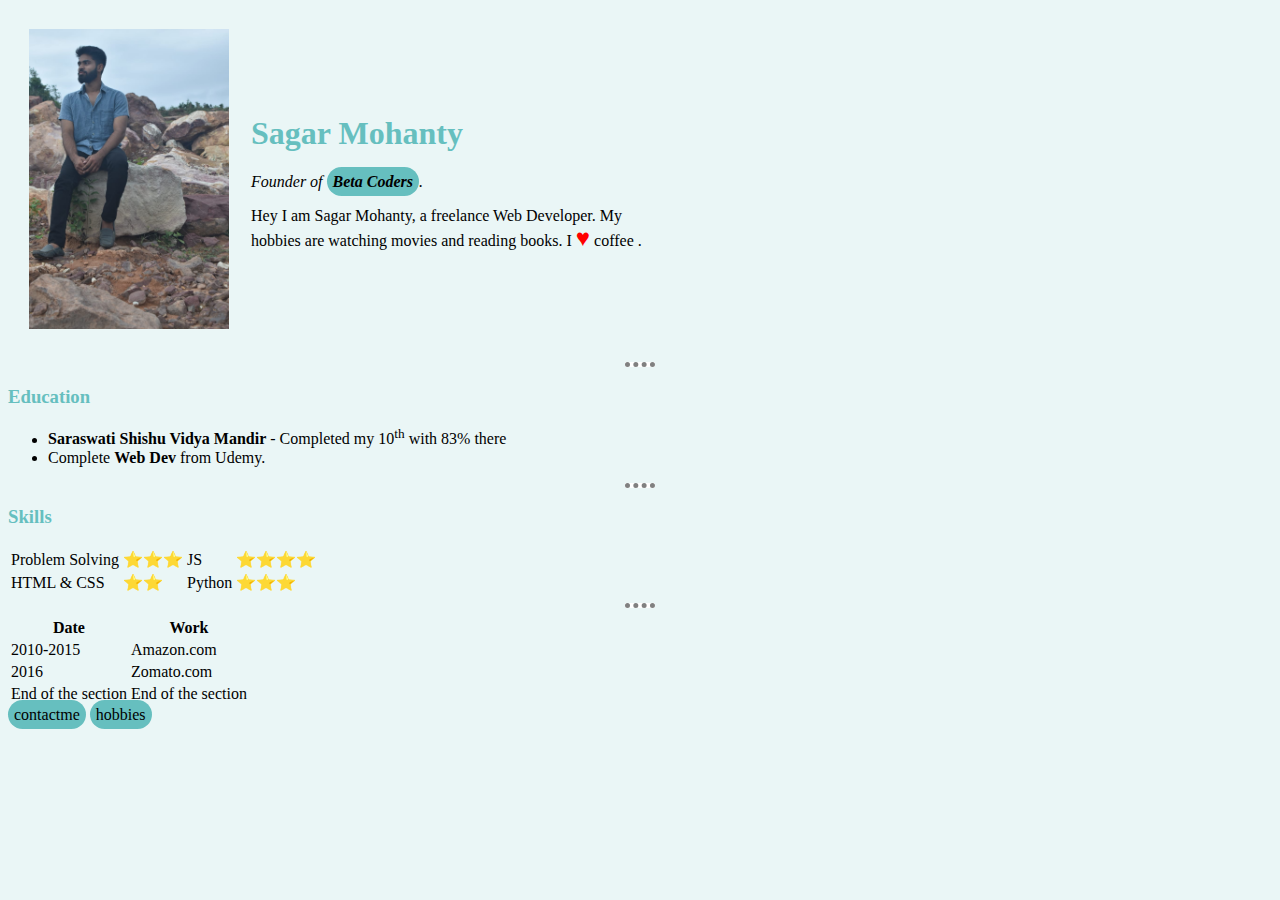
<file: HTML_CSS/index.html>
<!DOCTYPE html>
<html lang="en">
<head>
    <meta charset="UTF-8">
    <meta name="viewport" content="width=device-width, initial-scale=1.0">
    <link rel="stylesheet" href="./style.css">
    <title>My Personal Website.</title>
</head>
<body>
    <table cellspacing="20">
        <tr>
            <td>
                <img height="300px" src="./sagar__mohanty.jpeg" alt="Image of Sagar Mohanty">
            </td>
            <td>
                <h1>Sagar Mohanty</h1>
                <p> <em>Founder of  <strong><a href="#" target="_blank" > Beta Coders</a></strong>.</em> </p>
                <p>Hey I am Sagar Mohanty, a freelance Web Developer. My hobbies are watching movies and reading books. I <span style="color: red; font-size: x-large;">&hearts;</span> coffee .</p>
            </td>
        </tr>
    </table>
    <hr>

    <h3>Education</h3>
    <ul>
        <li><strong>Saraswati Shishu Vidya Mandir</strong> - Completed my 10<sup>th</sup> with 83% there</li>
        <li>Complete <strong>Web Dev </strong>from Udemy.</li>
    </ul>
    <hr>
    <h3>Skills</h3>
    <table>
        <tr>
            <td>Problem Solving</td>
            <td>&#11088;&#11088;&#11088;</td>
            <td>JS</td>
            <td>&#11088;&#11088;&#11088;&#11088;</td>
        </tr>

        <tr>
            <td>HTML & CSS</td>
            <td>&#11088;&#11088;</td>
            <td>Python</td>
            <td>&#11088;&#11088;&#11088;</td>
        </tr>
    </table>
    <hr>
    <table>
        <thead>
            <th>Date</th>
            <th>Work</th>
        </thead>
        <tbody>
            <tr>
                <td>2010-2015</td>
                <td>Amazon.com</td>
            </tr>
            <tr>
                <td>2016</td>
                <td>Zomato.com</td>
            </tr>
        </tbody>
        <tfoot>
            <tr>
                <td>End of the section</td>
                <td>End of the section</td>
            </tr>
        </tfoot>
    </table>
    <a href="./contactme.html">contactme</a>
    <a href="./hobbies.html">hobbies</a>
</body>
</html>
</file>
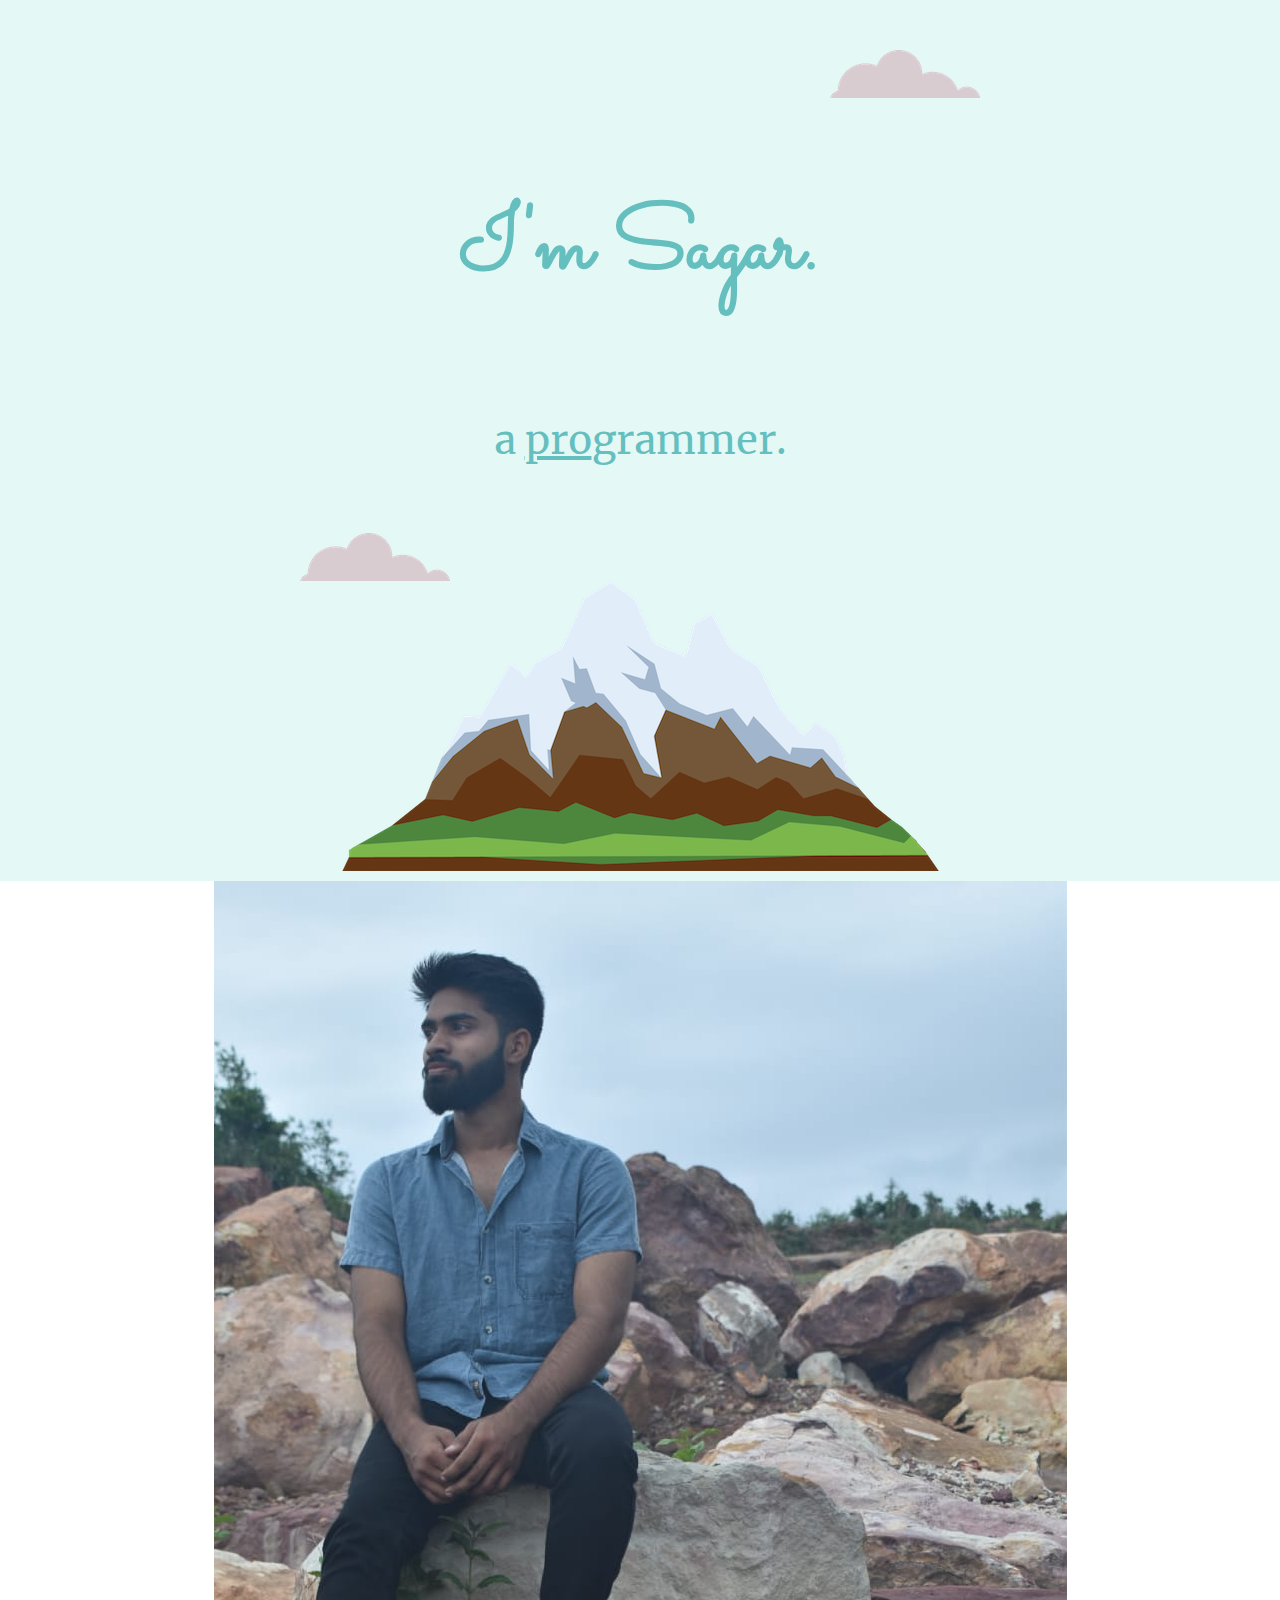
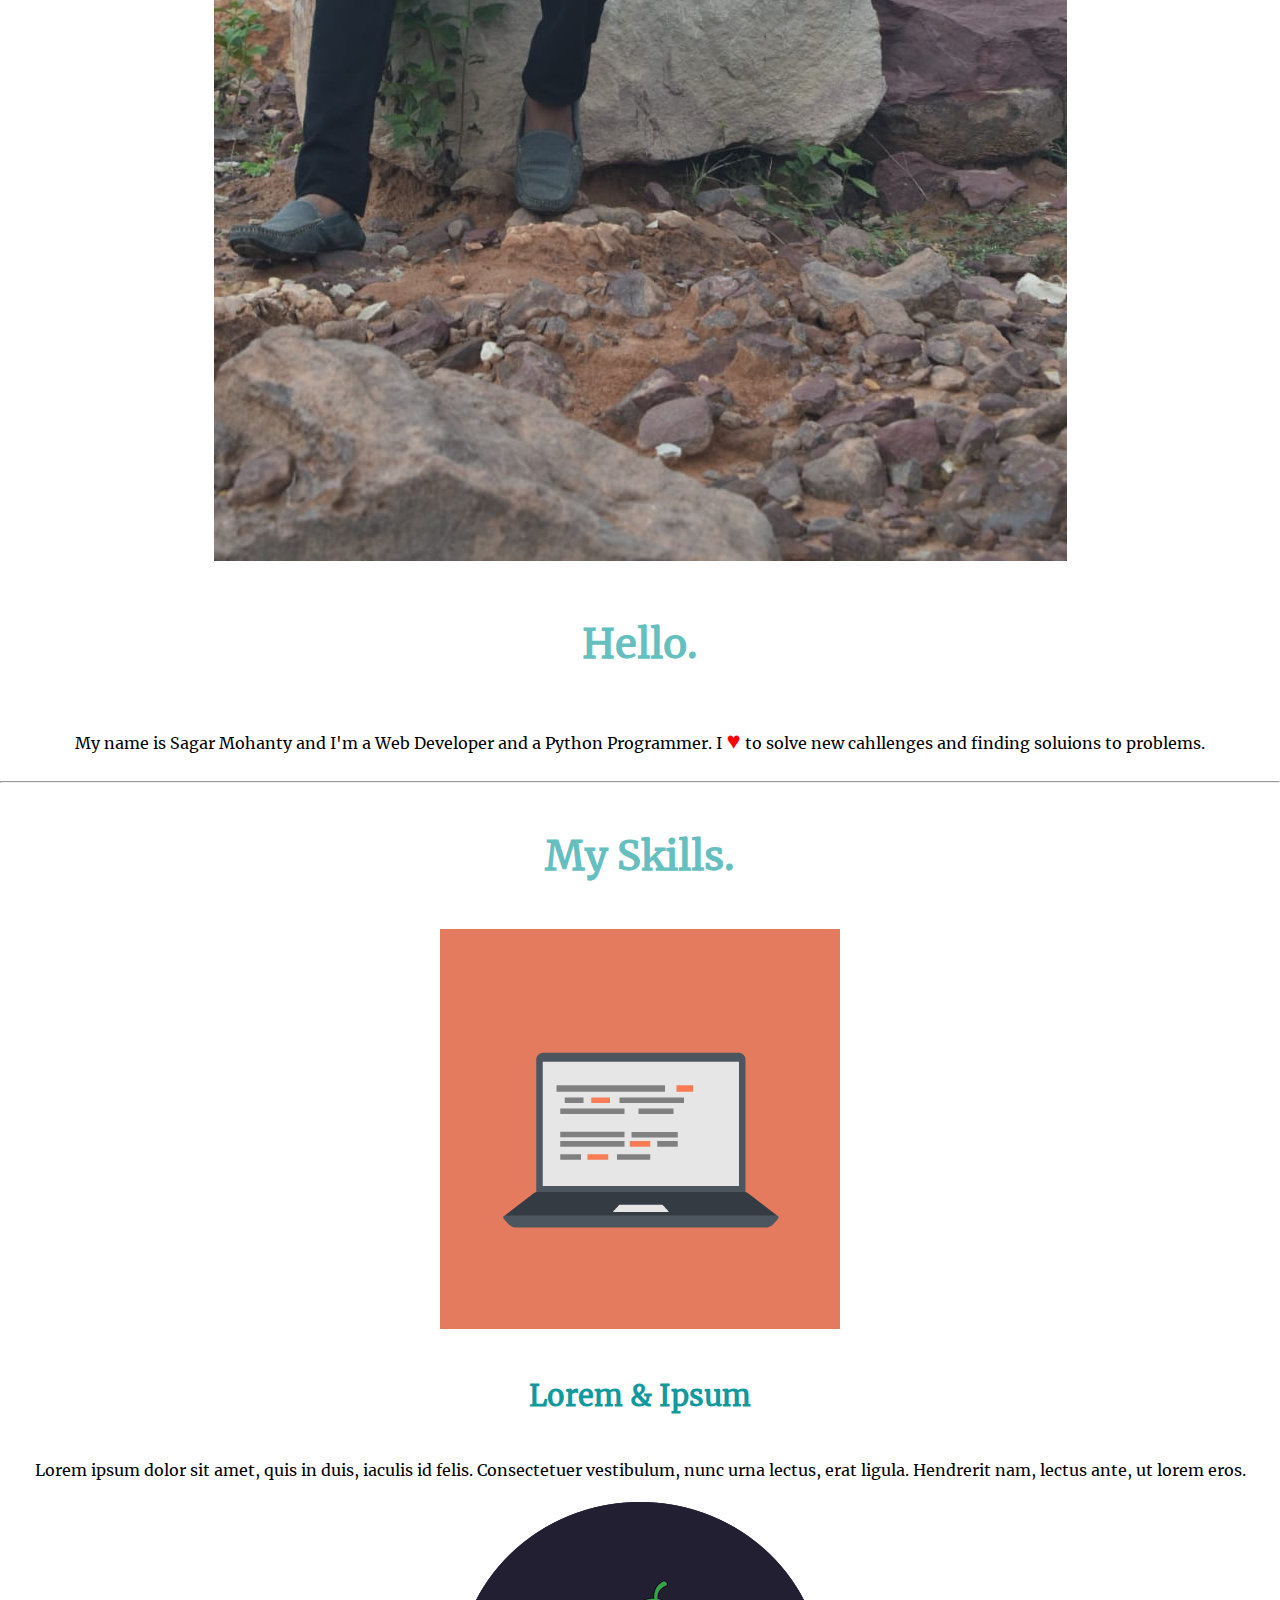
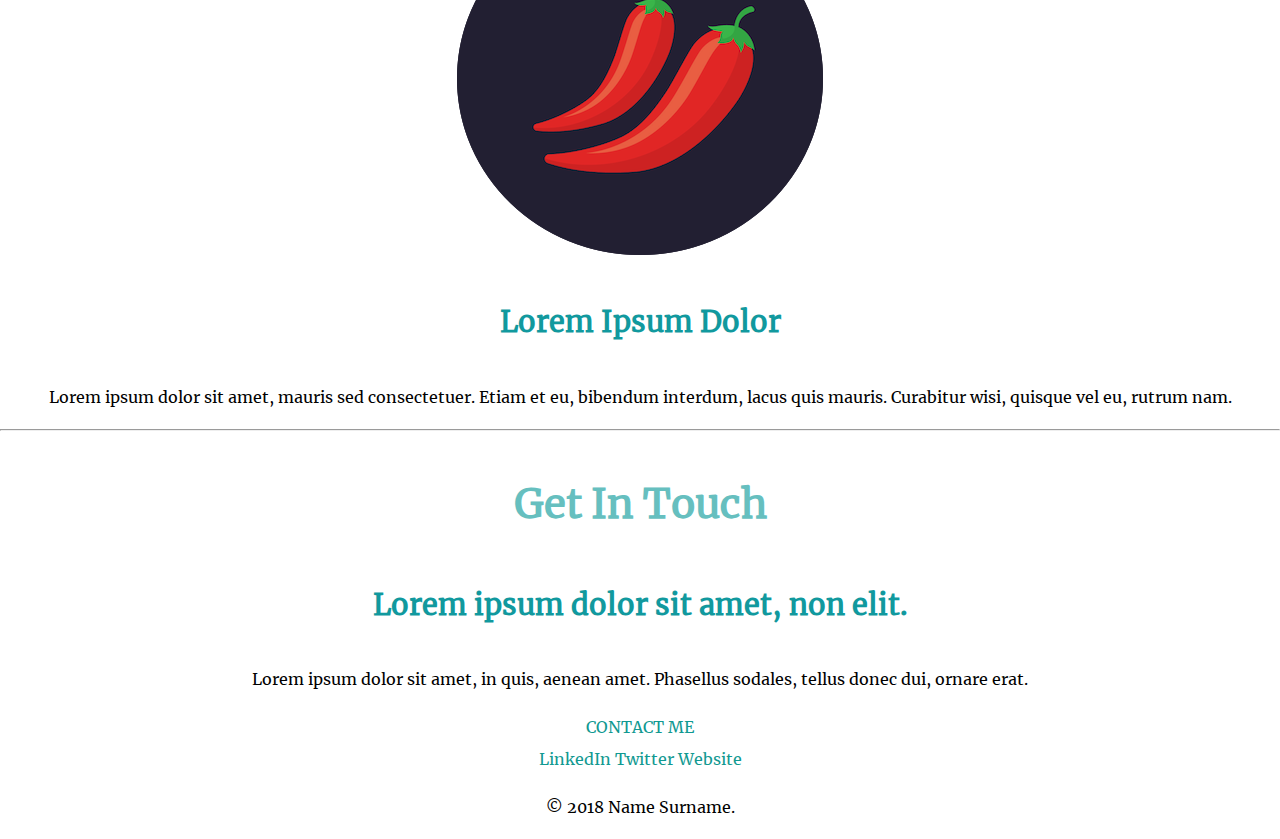
<file: HTML_CSS/mySite(CSS)/index.html>
<!DOCTYPE html>
<html lang="en">
<head>
    <meta charset="UTF-8">
    <meta name="viewport" content="width=device-width, initial-scale=1.0">
    <link rel="stylesheet" href="style.css">
    <link rel="shortcut icon" href="./images/favicon.ico" type="image/x-icon">
    <link rel="stylesheet" href="./fonts/Merriweather/Merriweather-Black.ttf">
    <title>Sagar Mohanty</title>
</head>
<body>
    <div class="top-container">
        <img class="top-cloud" src="./images/cloud.png" alt="">
        <h1>I'm Sagar.</h1>
        <h2 class = "subtitle">a <span class="pro">pro</span>grammer.</h2>
        <img class="bottom-cloud" src="./images/cloud.png" alt="">
        <img src="./images/mountain.png" alt="">
    </div>
    <div class="middle-container">
        <div class="profile">
          <img src="./images/sagar.jpeg" alt="">
          <h2>Hello.</h2>
          <p>My name is Sagar Mohanty and I'm a Web Developer and a Python Programmer. I <span style="color: red; font-size: x-large;">&hearts;</span> to solve new cahllenges and finding soluions to problems.</p>
        </div>
        <hr>
        <div class="skills">
          <h2>My Skills.</h2>
          <div class="skill-row">
            <img class="" src="./images/computer.png" alt="">
            <h3>Lorem & Ipsum</h3>
            <p>Lorem ipsum dolor sit amet, quis in duis, iaculis id felis. Consectetuer vestibulum, nunc urna lectus, erat ligula. Hendrerit nam, lectus ante, ut lorem eros.</p>
          </div>
          <div class="skill-row">
            <img class="" src="./images/chillies.png" alt="">
            <h3>Lorem Ipsum Dolor</h3>
            <p>Lorem ipsum dolor sit amet, mauris sed consectetuer. Etiam et eu, bibendum interdum, lacus quis mauris. Curabitur wisi, quisque vel eu, rutrum nam.</p>
          </div>
        </div>
        <hr>
        <div class="contact-me">
          <h2>Get In Touch</h2>
          <h3>Lorem ipsum dolor sit amet, non elit.</h3>
          <p>Lorem ipsum dolor sit amet, in quis, aenean amet. Phasellus sodales, tellus donec dui, ornare erat.</p>
          <a class="btn" href="mailto:name@email.com">CONTACT ME</a>
        </div>
      </div>
      
      
      <div class="bottom-container">
        <a class="footer-link" href="https://www.linkedin.com/">LinkedIn</a>
        <a class="footer-link" href="https://twitter.com/">Twitter</a>
        <a class="footer-link" href="https://www.appbrewery.co/">Website</a>
        <p>© 2018 Name Surname.</p>
      </div>
</body>
</html>
</file>
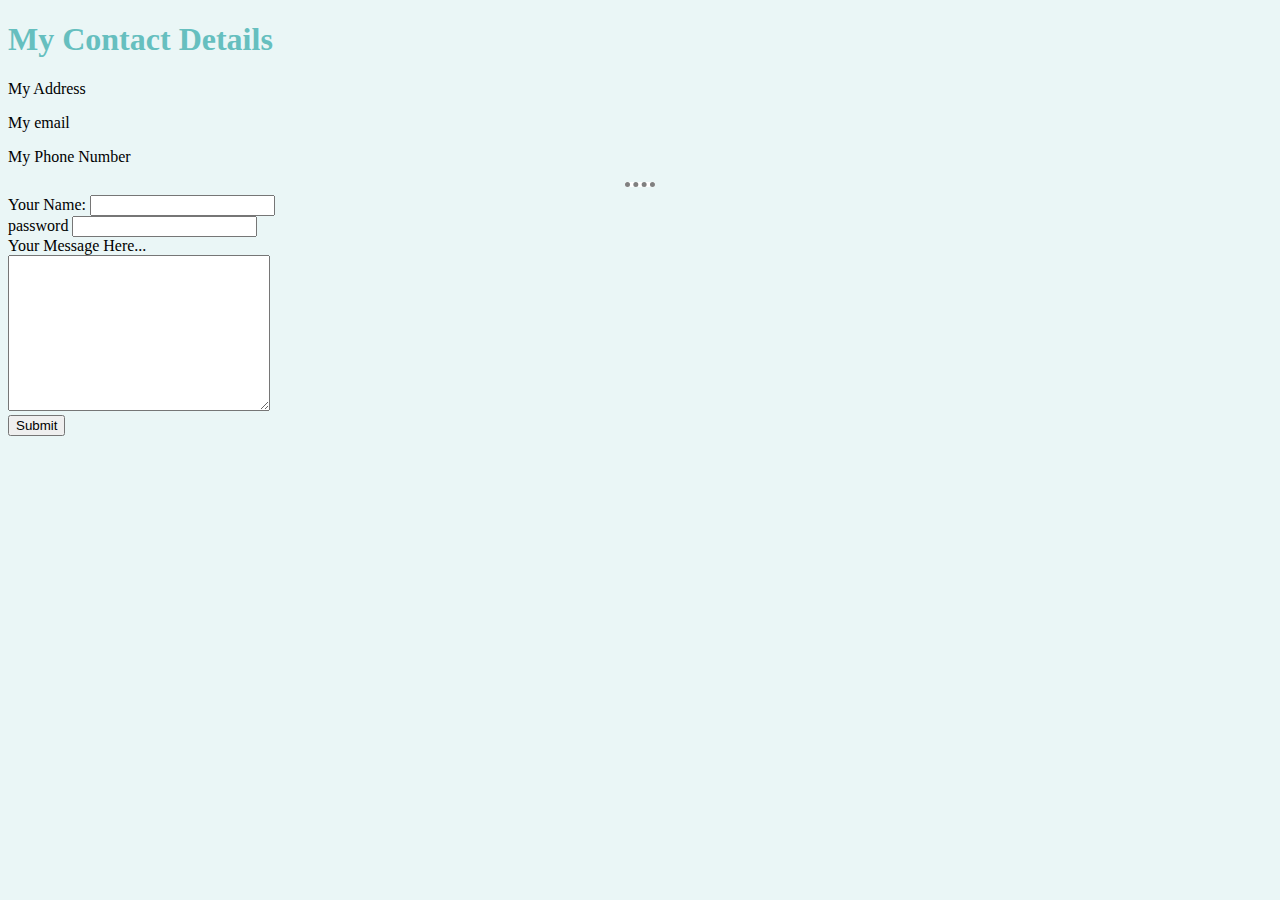
<file: HTML_CSS/contactme.html>
<!DOCTYPE html>
<html lang="en">
<head>
    <meta charset="UTF-8">
    <meta name="viewport" content="width=device-width, initial-scale=1.0">
    <link rel="stylesheet" href="./style.css">
    <title>Contact me</title>
</head>
<body>
    <h1>My Contact Details</h1>
    <p>My Address</p>
    <p>My email</p>
    <p>My Phone Number</p>
    <hr>
    <form action="mailto:sagarmohanty2k00@gmail.com" method="POST" enctype="text/plain">
        <label for="">Your Name:</label>
        <input type="text" name="" id="">
        <!-- <input type="color" name="" id=""> -->
        <br>
        <label for="">password</label>
        <input type="password" name="" id="">
        <!-- <button type="submit">submit</button> -->
        <!-- <input type="file"> -->
        <br>
        <label for="">Your Message Here...</label>
        <br>
        <textarea name="" id="" cols="30" rows="10"></textarea>
        <br>
        <input type="submit" name="" id="">
    </form>
</body>
</html>
</file>
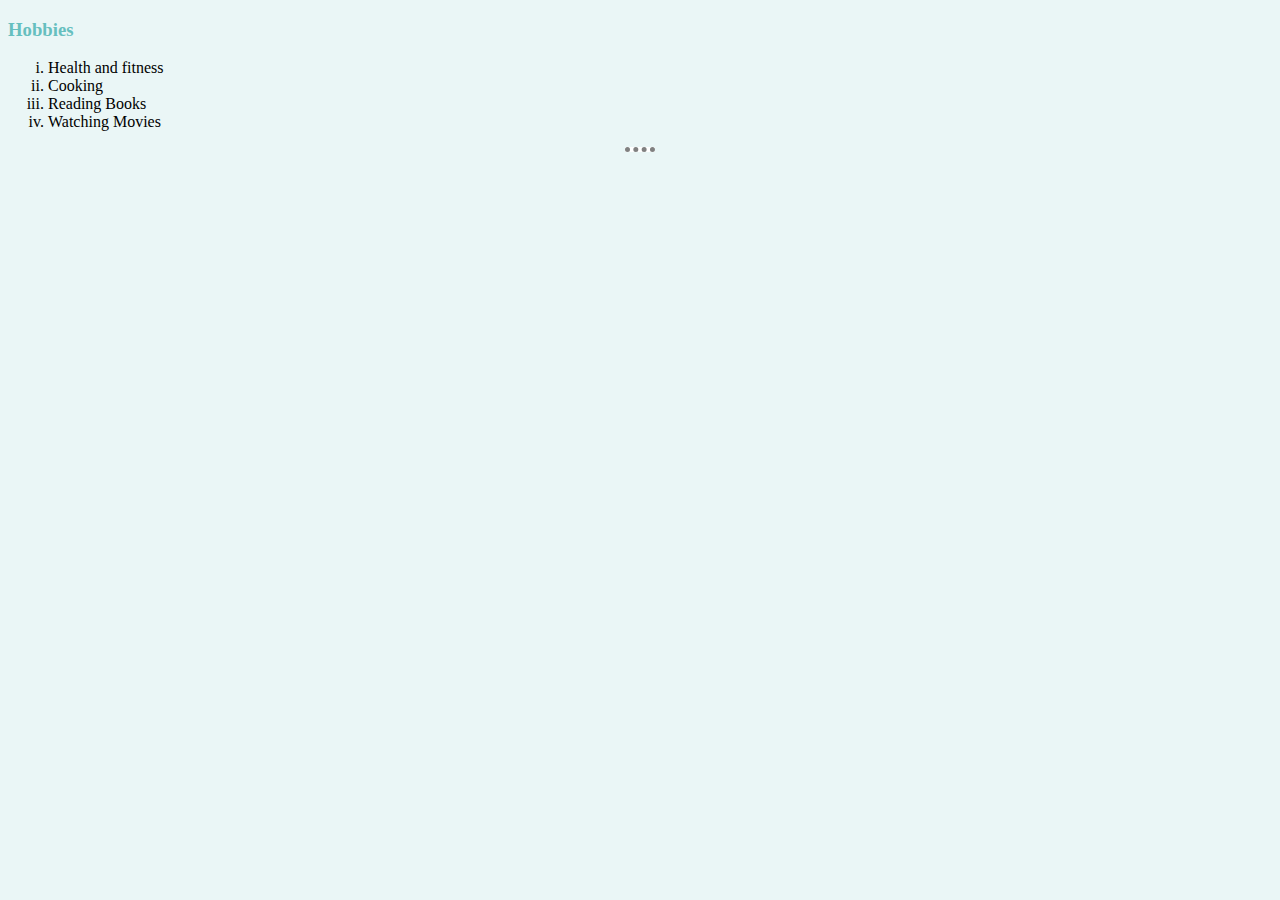
<file: HTML_CSS/hobbies.html>
<!DOCTYPE html>
<html lang="en">
<head>
    <meta charset="UTF-8">
    <meta name="viewport" content="width=device-width, initial-scale=1.0">
    <link rel="stylesheet" href="./style.css">
    <title>Sagar's Hobbies</title>
</head>
<body>
    
    <h3>Hobbies</h3>
    <ol type="i">
        <li>Health and fitness</li>
        <li>Cooking</li>
        <li>Reading Books</li>
        <li>Watching Movies</li>
    </ol>
    <hr>
</body>
</html>
</file>
<file: HTML_CSS/style.css>
body{
    background-color: #EAF6F6;
}
hr{
    border-style: dotted none none none;
    border-color: gray;
    border-width: 5px;
    height: 0px;
    width: 30px;
    /* max-width: 200px; */
    /* min-width: 30px; */
    background-color: white;
}
img{
    /* height: 200px; */
    width: 200px;
}
td{
    max-width: 400px;
}
h1, h3{
    color: #66BFBF;
}

a{
    text-decoration: none;
    color:black;
    border: 2px solid transparent ;
    background-color: #66BFBF;
    border-radius: 2.5rem;
    padding: 4px;
}
</file>
<file: HTML_CSS/mySite(CSS)/style.css>
@font-face{
    font-family: merriweather;
    src: url(./fonts/Merriweather/Merriweather-Regular.ttf);
}
@font-face{
    font-family: montserrat;
    src: url(./fonts/Montserrat/Montserrat-Regular.ttf);
}
@font-face{
    font-family: sacramento;
    src: url(./fonts/Sacramento/Sacramento-Regular.ttf);
}

body{
    text-align: center;
    margin: 0;
    font-family: "merriweather";
    line-height: 2;
}
h1{
    margin-top: 50px auto 0 auto;
    font-size: 5.62rem; /* 1em = 100% = 16px */
    font-family: sacramento;
    color: #66BFBF;
}
h2{
    font-size: 2.5rem;
    color: #66BFBF;
}
h3{
    font-size: 1.8rem;
    color: #11999E
}
a{
    color: #119991;
    text-decoration: none;
}

.top-container{
    position: relative;
    padding-top: 100px;
    background-color: #E4F9F5;
}
.subtitle{
    font-weight: normal;
}
.middle-container{
}
.bottom-container{
}
.top-cloud{
    position: absolute;
    right: 300px;
    top: 50px;
}
.bottom-cloud{
    position: absolute;
    left: 300px;
    bottom: 300px;
}
.pro{
    text-decoration: underline;
}
</file>
